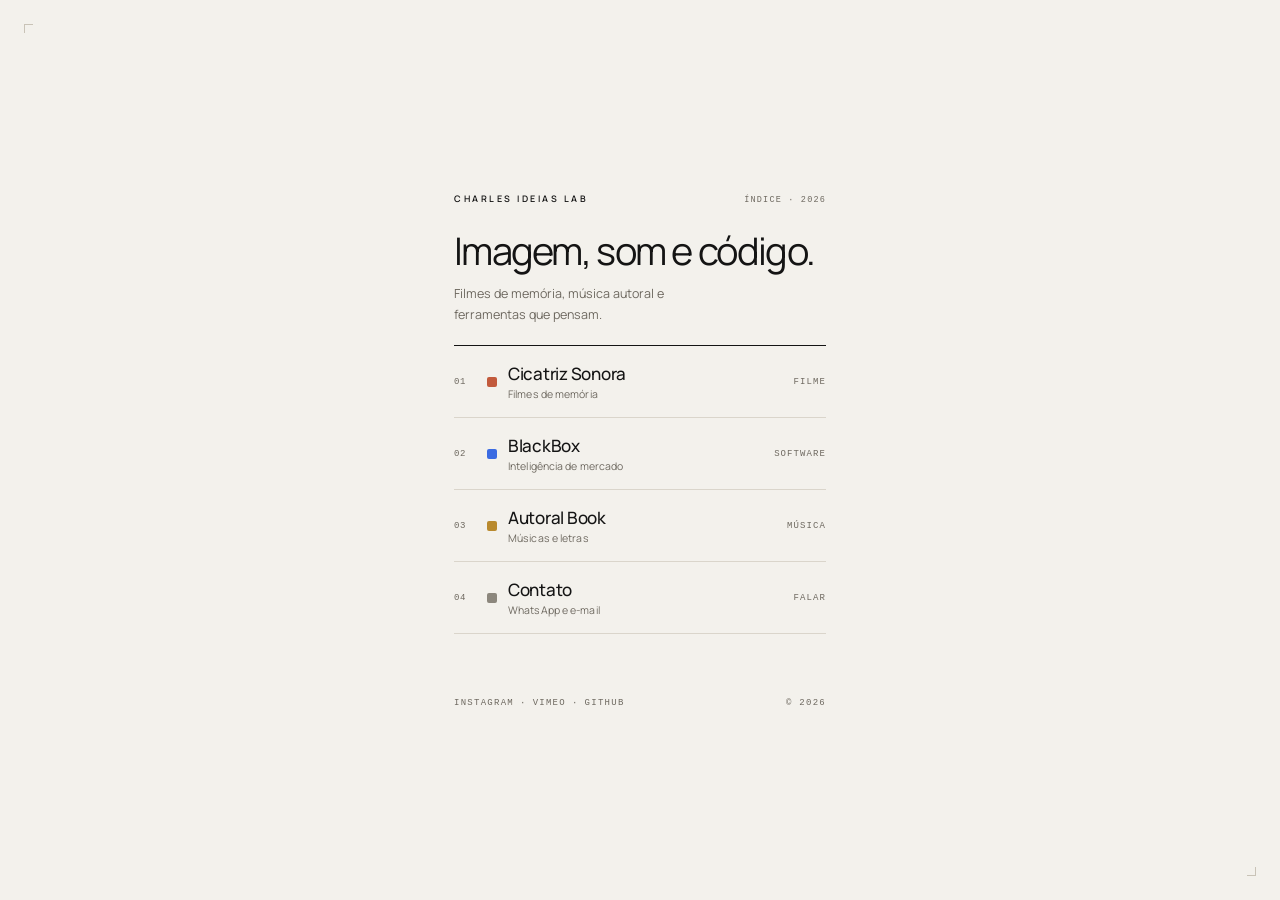
<file: index.html>
<!DOCTYPE html>
<html lang="pt-BR">
<head>
  <meta charset="utf-8">
  <meta name="viewport" content="width=device-width, initial-scale=1, viewport-fit=cover">
  <title>Charles Ideias Lab — imagem, som e código</title>
  <meta name="description" content="Filmes de memória, música autoral e ferramentas que pensam.">
  <meta name="theme-color" content="#F3F1EC">
  <link rel="canonical" href="https://charlesideias1986.github.io/hub/">
  <meta property="og:type" content="website">
  <meta property="og:locale" content="pt_BR">
  <meta property="og:title" content="Charles Ideias Lab — imagem, som e código">
  <meta property="og:description" content="Filmes de memória, música autoral e ferramentas que pensam.">
  <meta property="og:image" content="https://charlesideias1986.github.io/hub/assets/og.png">
  <meta name="twitter:card" content="summary_large_image">
  <link rel="icon" href="assets/favicon.svg" type="image/svg+xml">
  <link rel="preload" href="assets/manrope-latin-wght-normal.woff2" as="font" type="font/woff2" crossorigin>
  <link rel="stylesheet" href="styles.css">
</head>
<body>
  <div class="pagina">
    <header class="topo">
      <p class="marca">Charles Ideias Lab</p>
      <p class="status">Índice · 2026</p>
    </header>

    <main>
      <section class="heroi">
        <h1>Imagem, som e código.</h1>
        <p class="apoio">Filmes de memória, música autoral e ferramentas que pensam.</p>
      </section>

      <nav class="modulos" aria-label="Módulos">
        <a class="modulo" href="https://charlesideias1986.github.io/cicatriz-sonora/" style="--c:#C25A3C;--c-ink:#A8452C">
          <span class="modulo__num" aria-hidden="true">01</span>
          <span class="chip" aria-hidden="true"></span>
          <span class="modulo__texto">
            <span class="modulo__nome">Cicatriz Sonora</span>
            <span class="modulo__desc">Filmes de memória</span>
          </span>
          <span class="modulo__tag">Filme</span>
        </a>

        <a class="modulo" href="https://github.com/agenteblackbox/blackbox" style="--c:#3B6BE2;--c-ink:#2F55B8">
          <span class="modulo__num" aria-hidden="true">02</span>
          <span class="chip" aria-hidden="true"></span>
          <span class="modulo__texto">
            <span class="modulo__nome">BlackBox</span>
            <span class="modulo__desc">Inteligência de mercado</span>
          </span>
          <span class="modulo__tag">Software</span>
        </a>

        <a class="modulo" href="https://autoral-book.vercel.app" style="--c:#B98A2E;--c-ink:#8A6420">
          <span class="modulo__num" aria-hidden="true">03</span>
          <span class="chip" aria-hidden="true"></span>
          <span class="modulo__texto">
            <span class="modulo__nome">Autoral Book</span>
            <span class="modulo__desc">Músicas e letras</span>
          </span>
          <span class="modulo__tag">Música</span>
        </a>

        <a class="modulo" href="https://wa.me/5547999220690" style="--c:#8C877D;--c-ink:#6E6960">
          <span class="modulo__num" aria-hidden="true">04</span>
          <span class="chip" aria-hidden="true"></span>
          <span class="modulo__texto">
            <span class="modulo__nome">Contato</span>
            <span class="modulo__desc">WhatsApp e e-mail</span>
          </span>
          <span class="modulo__tag">Falar</span>
        </a>
      </nav>
    </main>

    <footer class="rodape">
      <p class="rodape__links">
        <a href="https://www.instagram.com/cicatrizsonora/">Instagram</a>
        <span aria-hidden="true">·</span>
        <a href="https://vimeo.com/1237267495">Vimeo</a>
        <span aria-hidden="true">·</span>
        <a href="https://github.com/charlesideiaslab">GitHub</a>
      </p>
      <p class="rodape__ano">© 2026</p>
    </footer>
  </div>
</body>
</html>
</file>
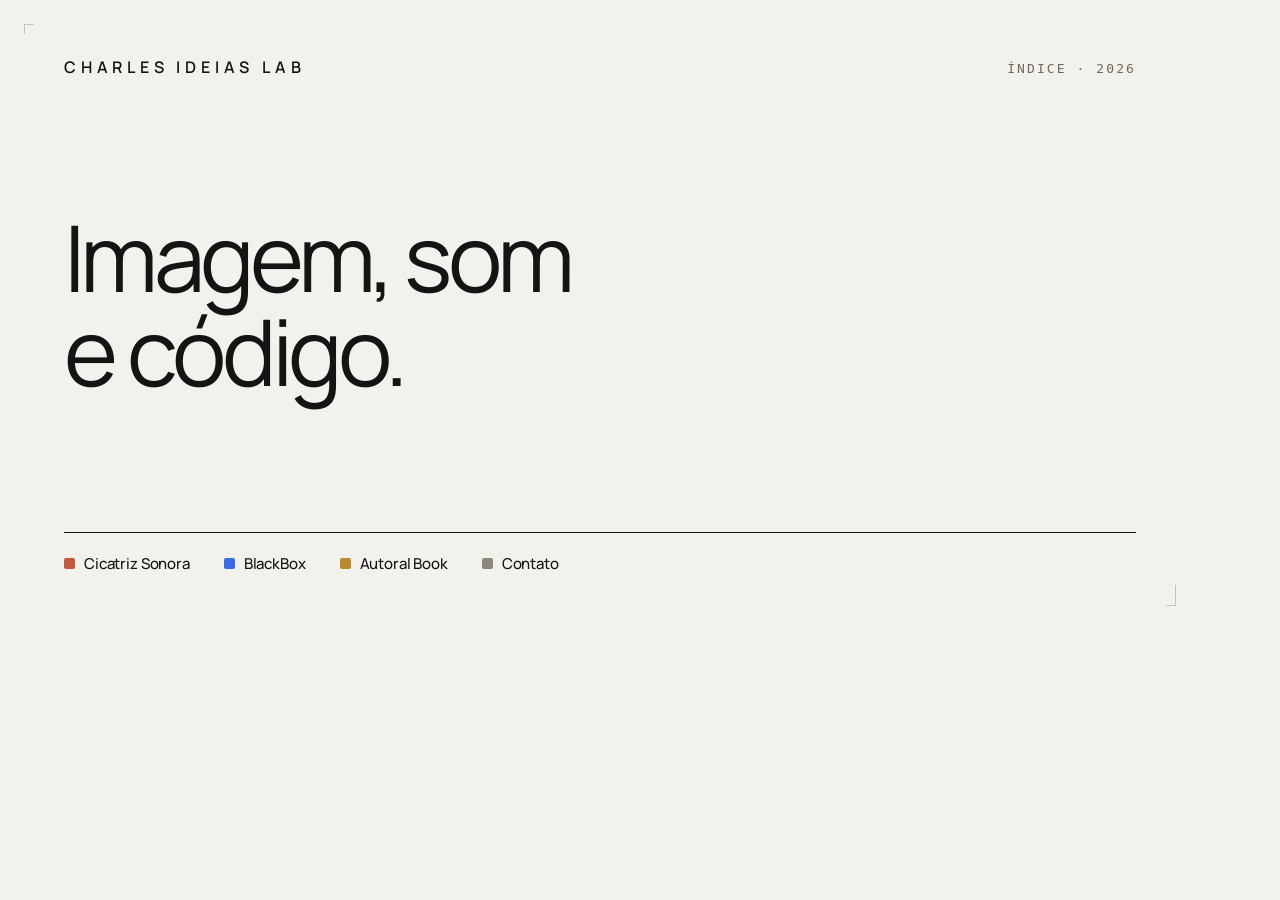
<file: tools/og.html>
<!DOCTYPE html>
<html lang="pt-BR">
<head>
<meta charset="utf-8">
<style>
  @font-face {
    font-family: "Manrope";
    src: url("../assets/manrope-latin-wght-normal.woff2") format("woff2");
    font-weight: 200 800;
    font-display: block;
  }
  * { box-sizing: border-box; margin: 0; padding: 0; }
  body {
    width: 1200px;
    height: 630px;
    background: #F3F1EC;
    color: #141414;
    font-family: "Manrope", sans-serif;
    padding: 56px 64px;
    display: flex;
    flex-direction: column;
    justify-content: space-between;
    position: relative;
  }
  .topo { display: flex; justify-content: space-between; align-items: baseline; }
  .marca { font-size: 16px; font-weight: 600; letter-spacing: .3em; text-transform: uppercase; }
  .status { font-family: Consolas, monospace; font-size: 13px; letter-spacing: .16em; text-transform: uppercase; color: #6E6960; }
  h1 { font-size: 92px; line-height: 1.02; font-weight: 400; letter-spacing: -.05em; max-width: 900px; }
  .baixo { border-top: 1px solid #141414; padding-top: 20px; }
  ul { list-style: none; display: flex; gap: 34px; }
  li { display: flex; align-items: center; gap: 9px; font-size: 15px; font-weight: 500; letter-spacing: -.01em; }
  .chip { width: 11px; height: 11px; border-radius: 2px; }
  .marca-canto { position: absolute; width: 10px; height: 10px; border-top: 1px solid #C9C3B7; border-left: 1px solid #C9C3B7; top: 24px; left: 24px; }
  .marca-canto.baixo { top: auto; left: auto; right: 24px; bottom: 24px; border: 0; border-right: 1px solid #C9C3B7; border-bottom: 1px solid #C9C3B7; }
</style>
</head>
<body>
  <span class="marca-canto"></span><span class="marca-canto baixo"></span>
  <div class="topo">
    <span class="marca">Charles Ideias Lab</span>
    <span class="status">Índice · 2026</span>
  </div>
  <h1>Imagem, som<br>e código.</h1>
  <div class="baixo">
    <ul>
      <li><span class="chip" style="background:#C25A3C"></span>Cicatriz Sonora</li>
      <li><span class="chip" style="background:#3B6BE2"></span>BlackBox</li>
      <li><span class="chip" style="background:#B98A2E"></span>Autoral Book</li>
      <li><span class="chip" style="background:#8C877D"></span>Contato</li>
    </ul>
  </div>
</body>
</html>
</file>
<file: styles.css>
@font-face {
  font-family: "Manrope";
  src: url("assets/manrope-latin-wght-normal.woff2") format("woff2");
  font-weight: 200 800;
  font-style: normal;
  font-display: swap;
}

:root {
  --paper: #F3F1EC;
  --ink: #141414;
  --rule: #DAD5CB;
  --dim: #6E6960;
  --hover: #FAF8F3;
  --active: #EDEAE2;
  --mark: #C9C3B7;
  --sans: "Manrope", system-ui, -apple-system, "Segoe UI", sans-serif;
  --mono: ui-monospace, "Cascadia Mono", Consolas, "Courier New", monospace;
}

* { box-sizing: border-box; }

body {
  margin: 0;
  background: var(--paper);
  color: var(--ink);
  font-family: var(--sans);
  -webkit-font-smoothing: antialiased;
  -moz-osx-font-smoothing: grayscale;
}

p, h1 { margin: 0; }
a { color: inherit; text-decoration: none; }

.pagina {
  min-height: 100dvh;
  max-width: 420px;
  margin: 0 auto;
  padding: 32px 24px max(24px, env(safe-area-inset-bottom));
  display: flex;
  flex-direction: column;
}

.topo {
  display: flex;
  justify-content: space-between;
  align-items: baseline;
  gap: 16px;
}

.marca {
  font-size: 9px;
  font-weight: 600;
  letter-spacing: .28em;
  text-transform: uppercase;
}

.status {
  font-family: var(--mono);
  font-size: 8.5px;
  letter-spacing: .14em;
  text-transform: uppercase;
  color: var(--dim);
  white-space: nowrap;
}

.heroi {
  padding: 26px 0 20px;
  border-bottom: 1px solid var(--ink);
}

h1 {
  font-size: clamp(30px, 8.4vw, 38px);
  line-height: 1.04;
  font-weight: 400;
  letter-spacing: -.045em;
  text-wrap: balance;
}

.apoio {
  margin-top: 12px;
  max-width: 262px;
  font-size: 12.5px;
  line-height: 1.7;
  color: var(--dim);
  text-wrap: pretty;
}

.modulos { border-bottom: 1px solid var(--rule); }

.modulo {
  display: grid;
  grid-template-columns: 22px 10px minmax(0, 1fr) auto;
  align-items: center;
  gap: 11px;
  min-height: 66px;
  padding: 16px 0;
  border-bottom: 1px solid var(--rule);
}

.modulo:last-child { border-bottom: 0; }

.modulo__num {
  font-family: var(--mono);
  font-size: 9px;
  letter-spacing: .06em;
  color: var(--dim);
}

.chip {
  width: 10px;
  height: 10px;
  border-radius: 2px;
  background: var(--c);
}

.modulo__texto { min-width: 0; }

.modulo__nome {
  display: block;
  font-size: 17px;
  font-weight: 500;
  letter-spacing: -.015em;
  transition: color .15s ease;
}

.modulo__desc {
  display: block;
  margin-top: 2px;
  font-size: 10.5px;
  letter-spacing: .01em;
  color: var(--dim);
  white-space: nowrap;
  overflow: hidden;
  text-overflow: ellipsis;
}

.modulo__tag {
  font-family: var(--mono);
  font-size: 9px;
  letter-spacing: .12em;
  text-transform: uppercase;
  color: var(--dim);
}

.modulo:focus-visible {
  outline: 1px solid var(--ink);
  outline-offset: 2px;
}

.modulo:active { background: var(--active); }

@media (hover: hover) {
  .modulo:hover { background: var(--hover); }
  .modulo:hover .modulo__nome { color: var(--c-ink); }
}

.rodape {
  margin-top: auto;
  padding-top: 16px;
  display: flex;
  justify-content: space-between;
  align-items: center;
  gap: 12px;
  font-family: var(--mono);
  font-size: 9px;
  letter-spacing: .14em;
  text-transform: uppercase;
  color: var(--dim);
}

.rodape__links { display: flex; align-items: center; gap: 6px; }

.rodape a:focus-visible {
  outline: 1px solid var(--ink);
  outline-offset: 2px;
}

@media (hover: hover) {
  .rodape a:hover { color: var(--ink); }
}

@media (prefers-reduced-motion: reduce) {
  .modulo__nome { transition: none; }
}

@media (min-width: 1024px) {
  .pagina {
    padding-top: 48px;
    padding-bottom: 48px;
    justify-content: center;
  }

  .rodape { margin-top: 48px; }

  body::before,
  body::after {
    content: "";
    position: fixed;
    width: 8px;
    height: 8px;
    pointer-events: none;
    border-top: 1px solid var(--mark);
    border-left: 1px solid var(--mark);
    top: 24px;
    left: 24px;
  }

  body::after {
    top: auto;
    left: auto;
    right: 24px;
    bottom: 24px;
    border-top: 0;
    border-left: 0;
    border-right: 1px solid var(--mark);
    border-bottom: 1px solid var(--mark);
  }
}
</file>
